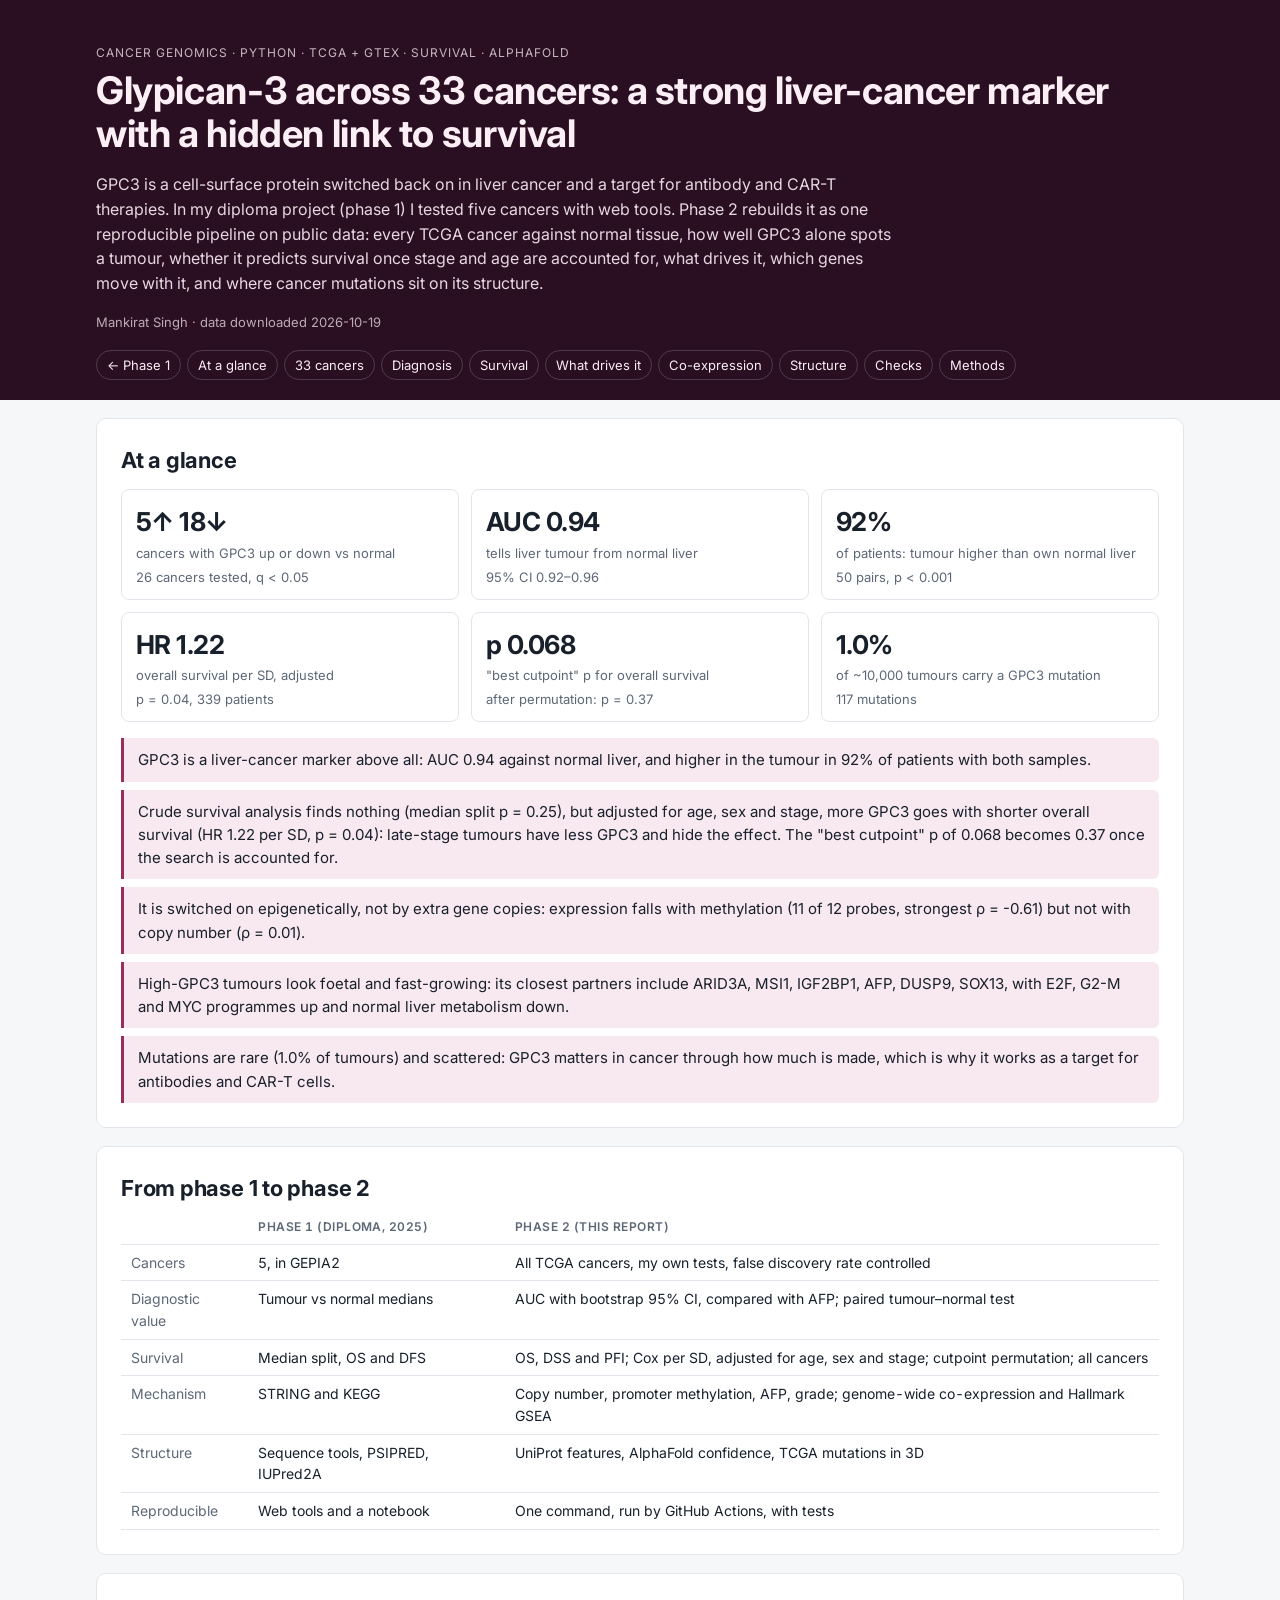
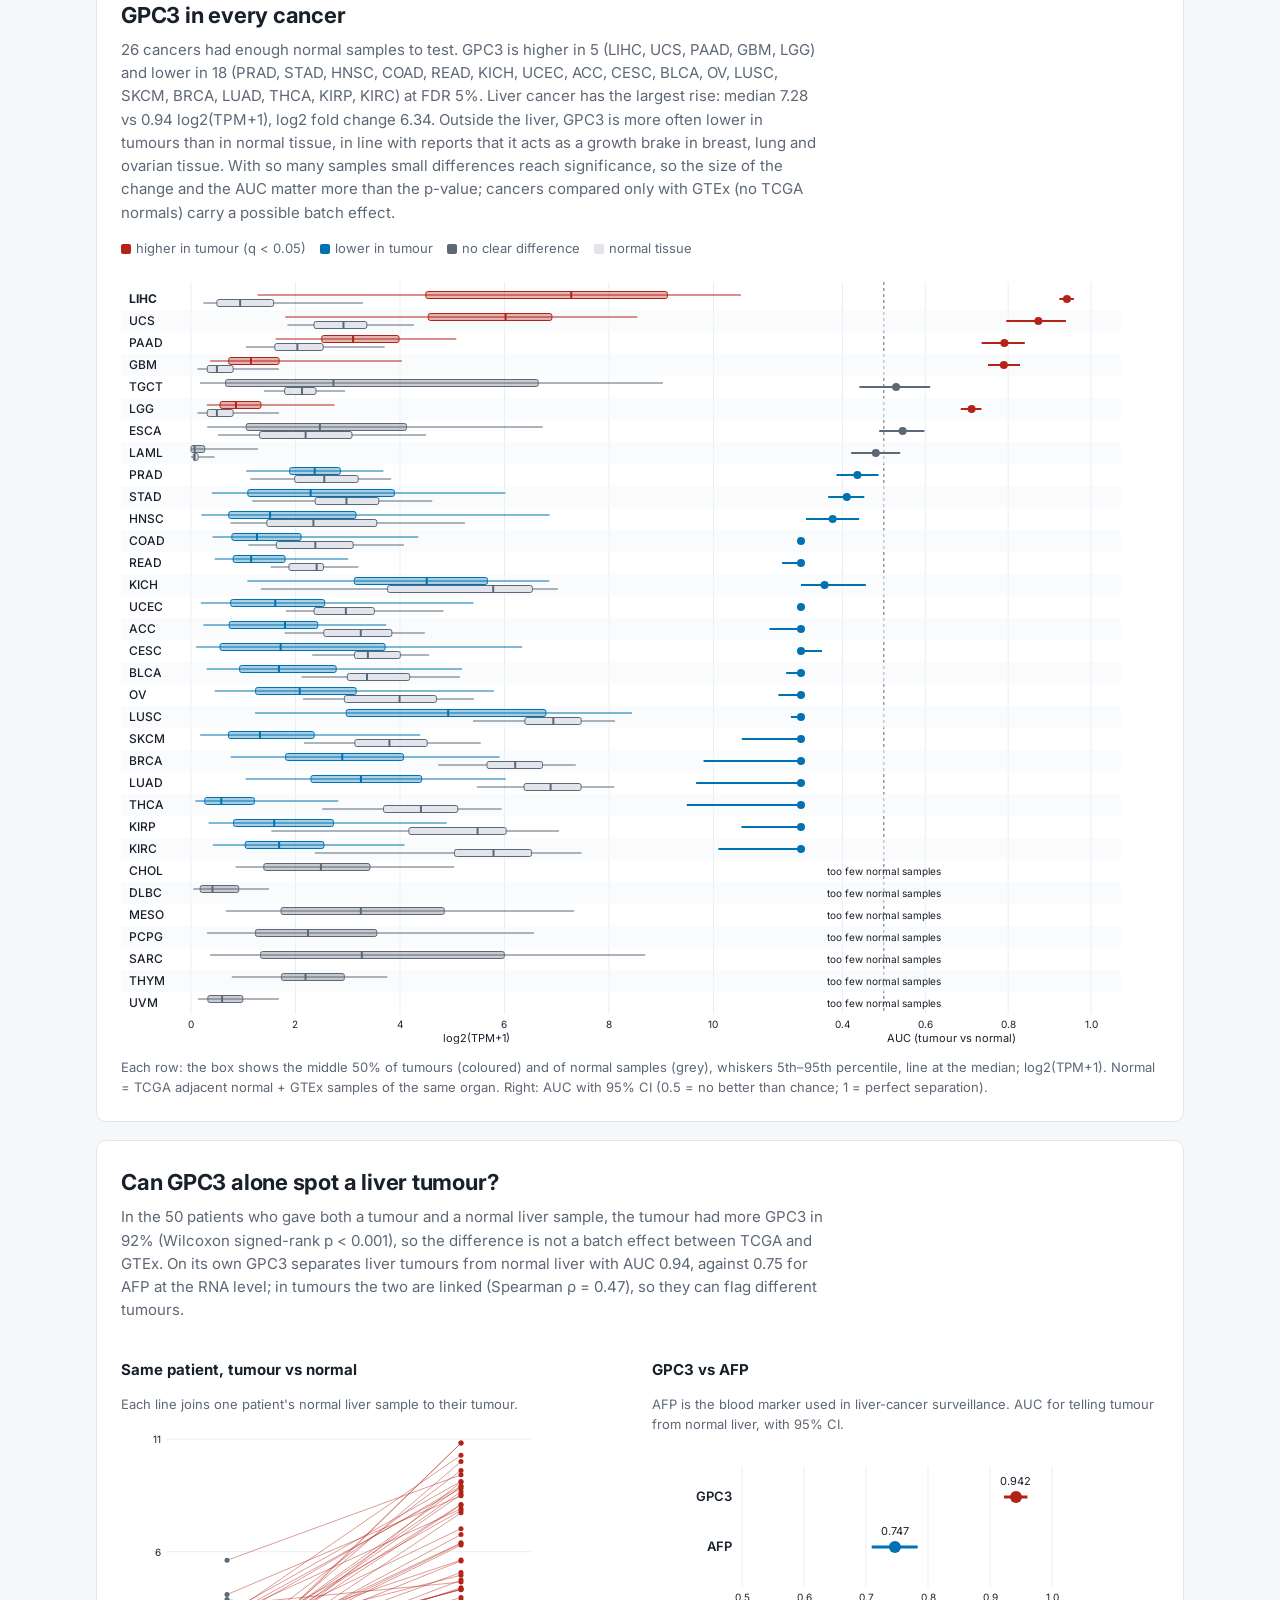
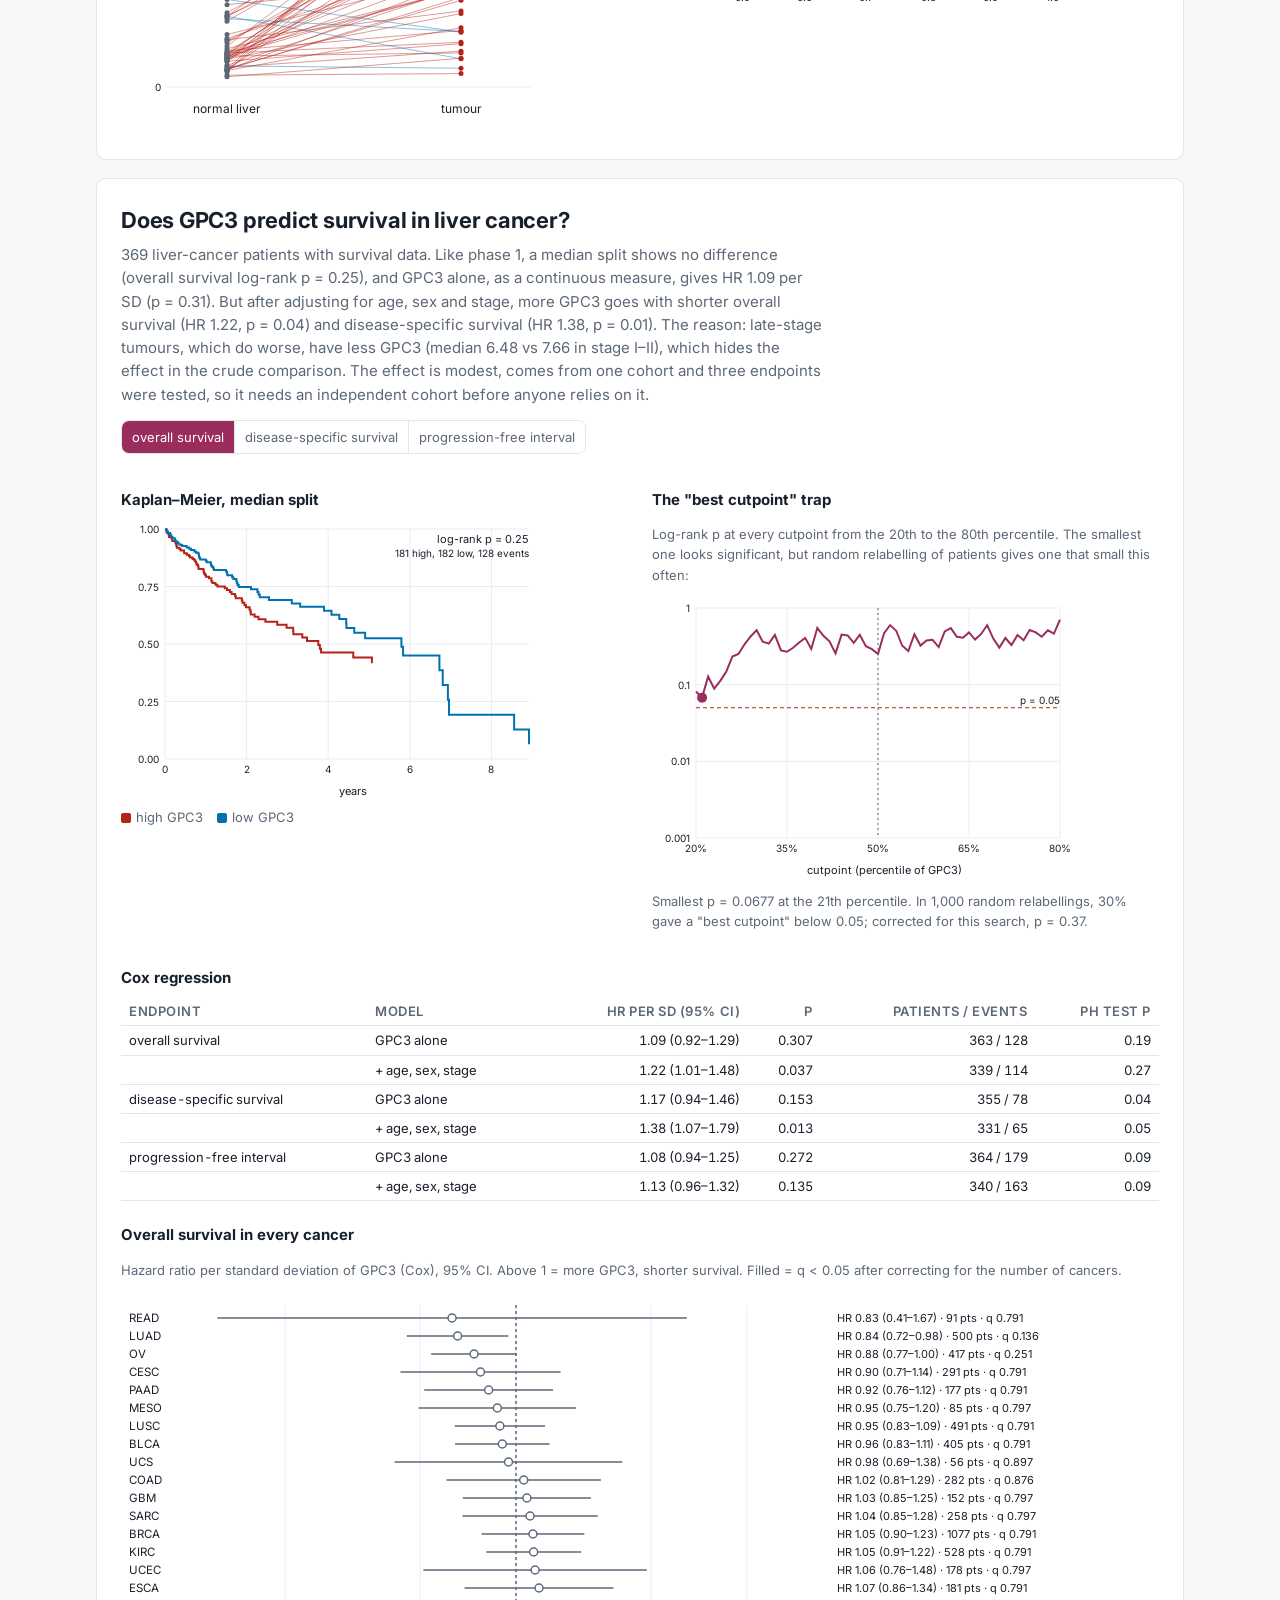
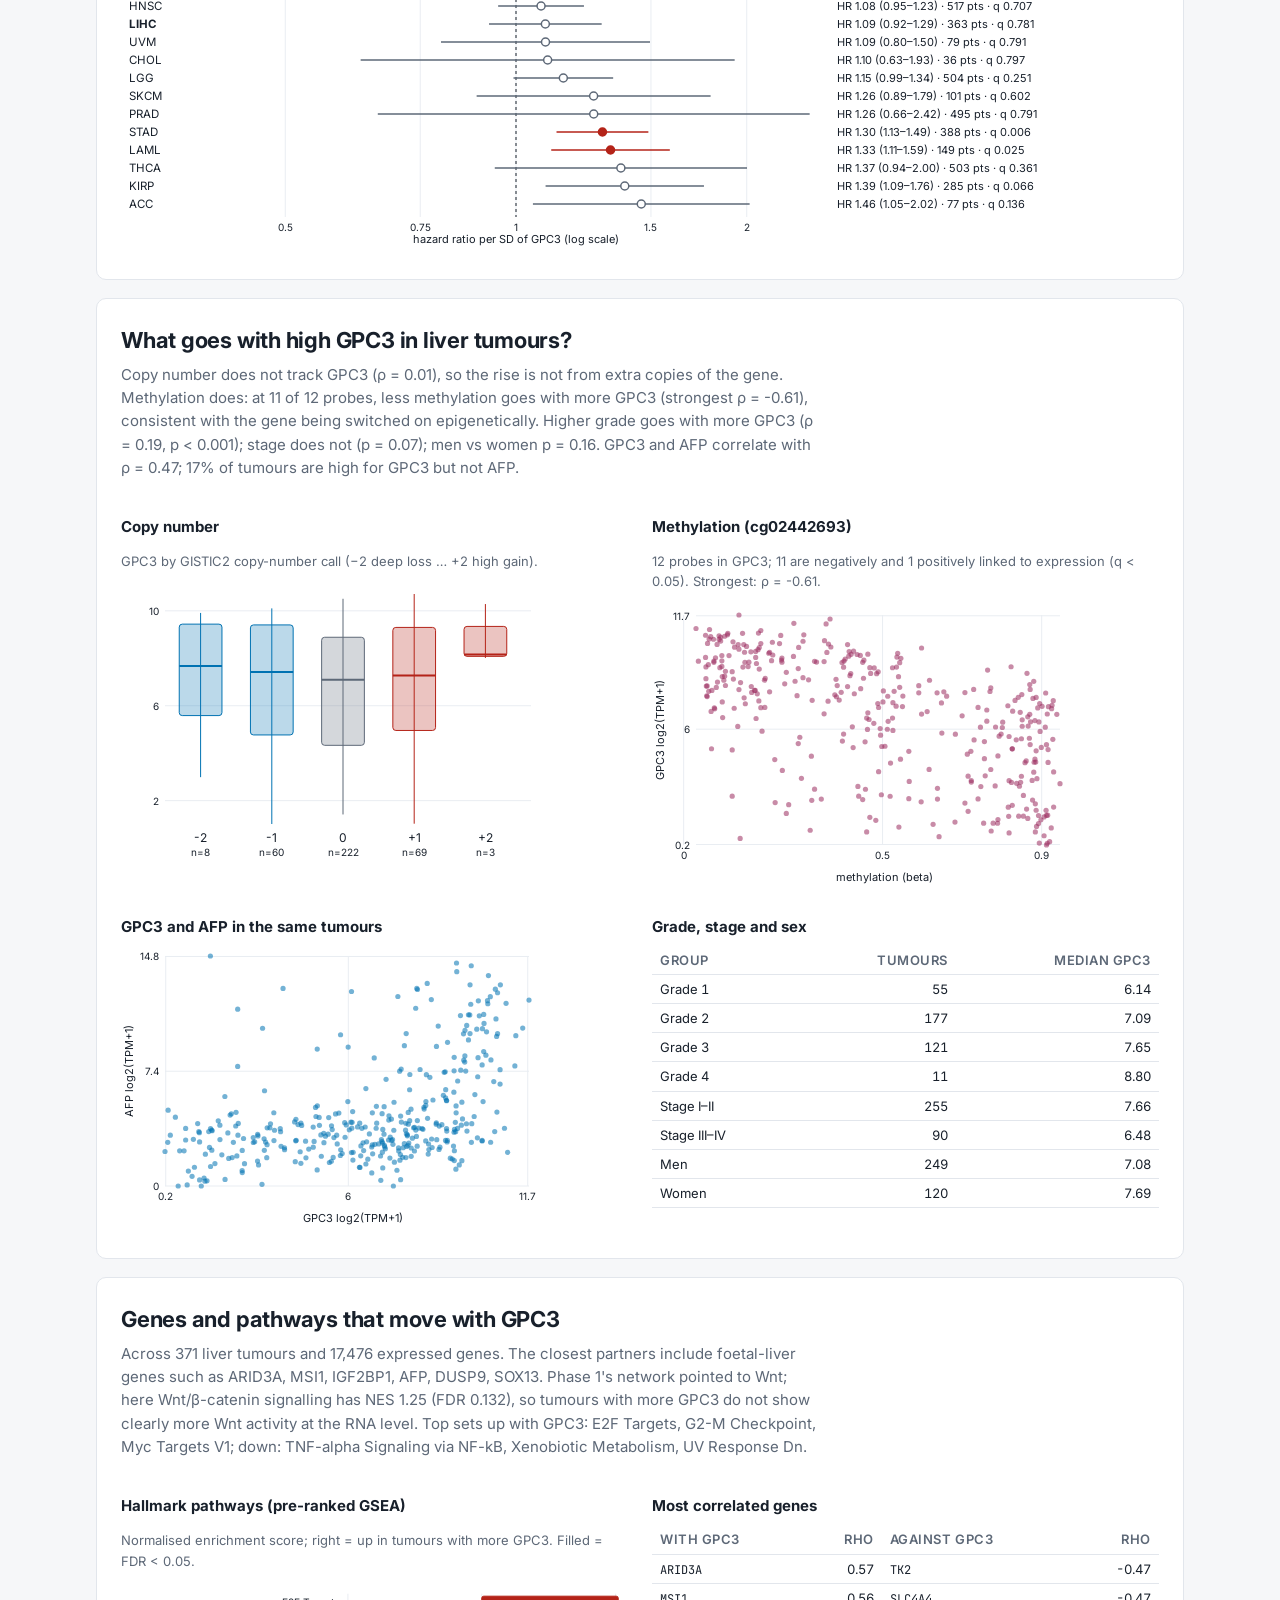
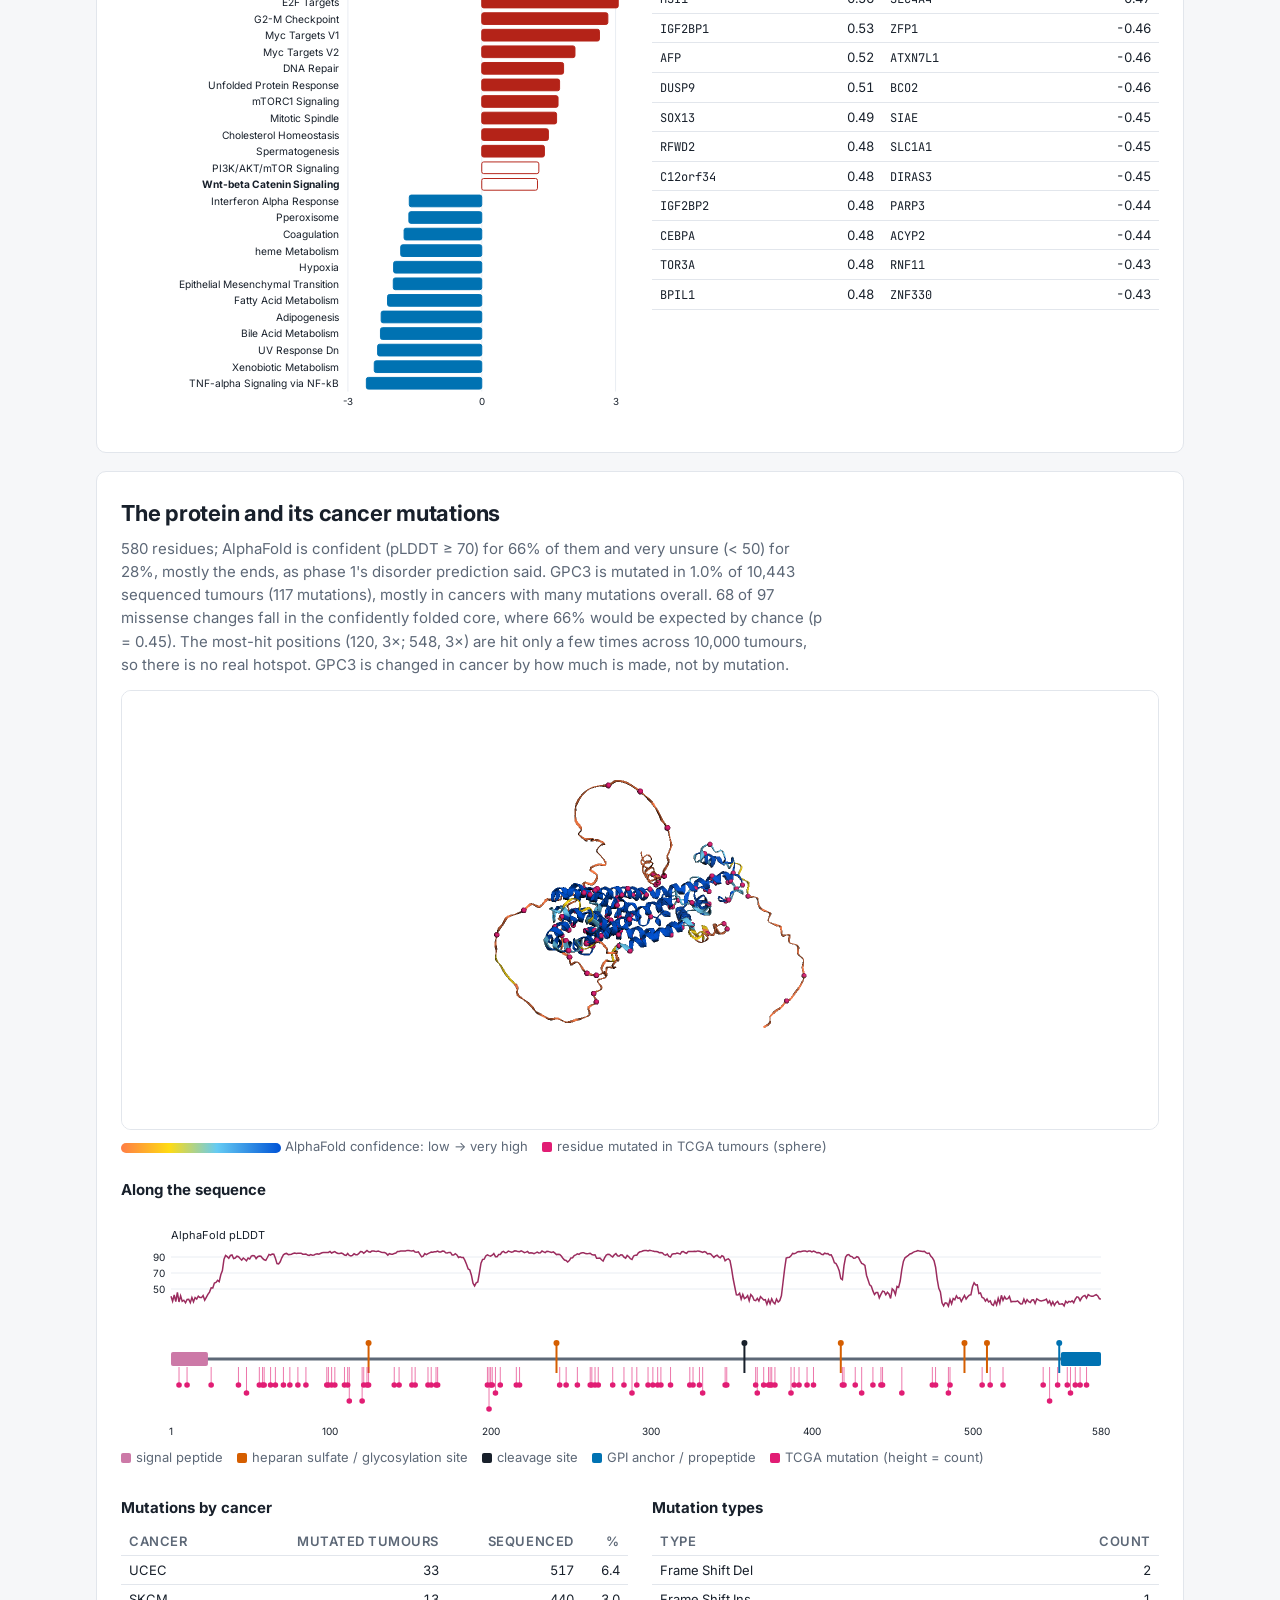
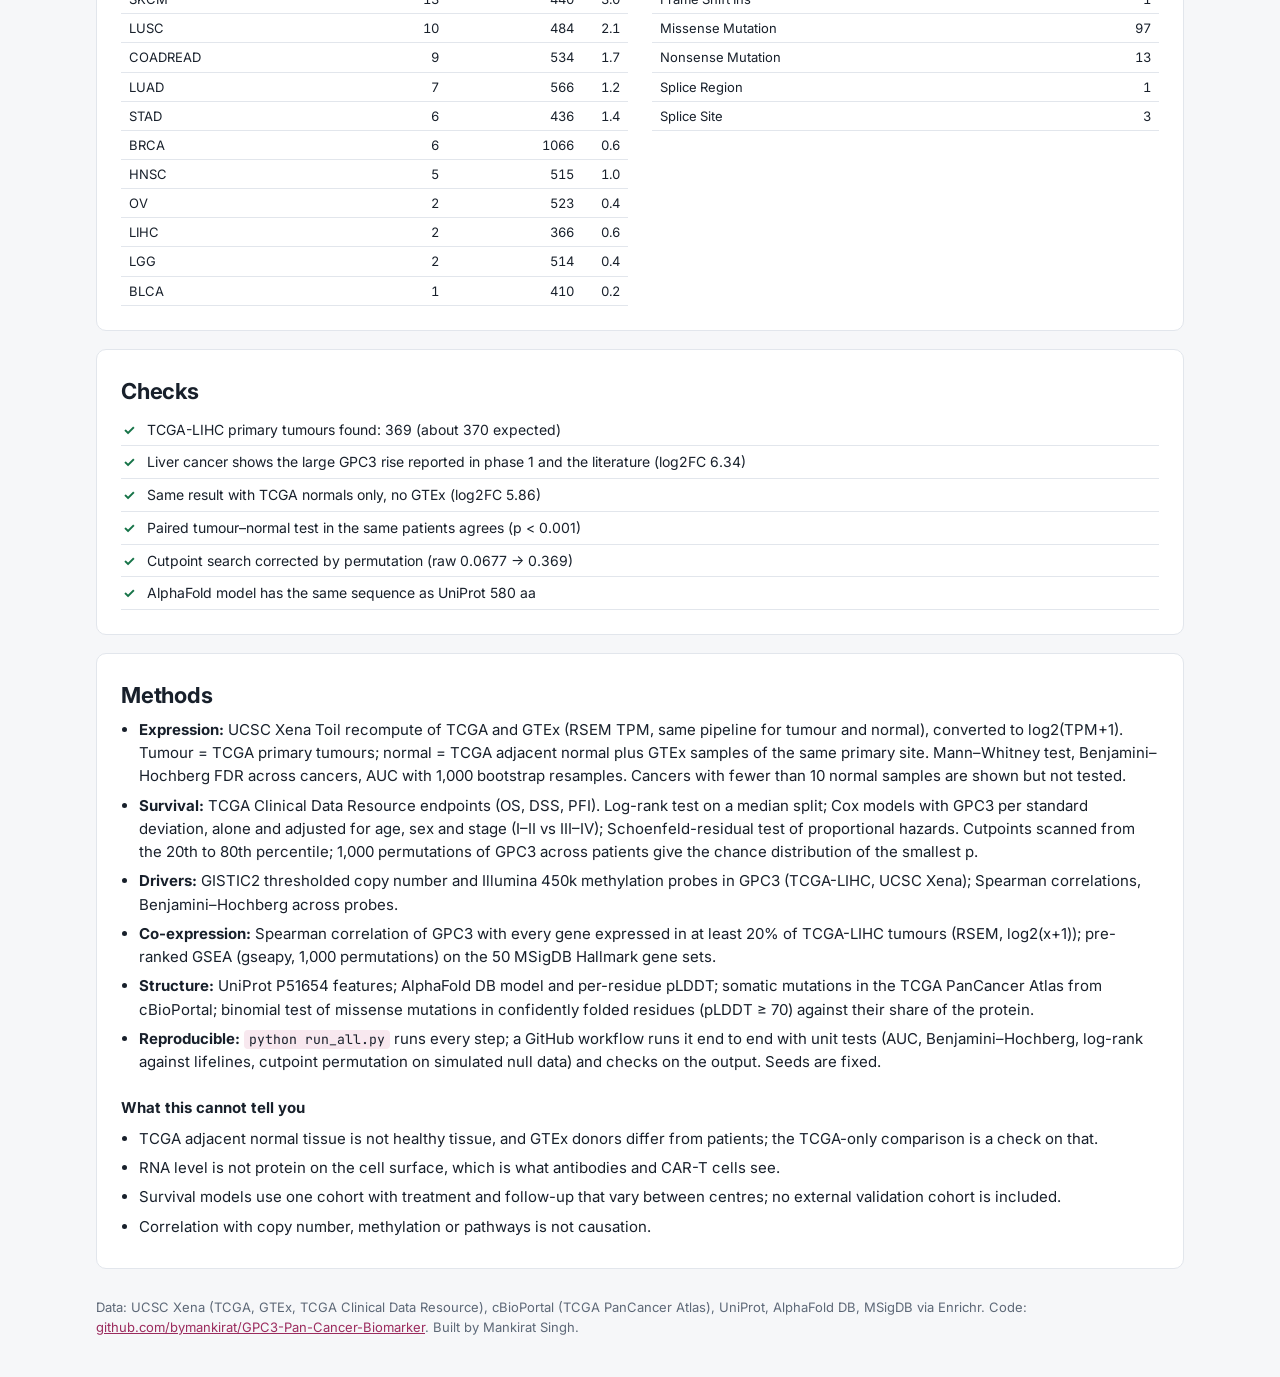
<file: docs/index.html>
<!doctype html>
<html lang="en">
<head>
<meta charset="utf-8">
<meta name="viewport" content="width=device-width, initial-scale=1">
<title>GPC3 Across Cancers</title>
<meta name="description" content="Phase 2 of my Glypican-3 project: GPC3 in all 33 TCGA cancers against TCGA and GTEx normal tissue, diagnostic accuracy, adjusted survival models, copy number, methylation, co-expression and the AlphaFold structure with cancer mutations.">
<link rel="preconnect" href="https://fonts.googleapis.com">
<link rel="preconnect" href="https://fonts.gstatic.com" crossorigin>
<link href="https://fonts.googleapis.com/css2?family=Inter:wght@400;500;600;700;800&family=JetBrains+Mono:wght@400;500&display=swap" rel="stylesheet">
<link rel="stylesheet" href="report.css?v=1">
<style>
  #viewer { width: 100%; height: 440px; position: relative; border: 1px solid var(--line); border-radius: 10px; overflow: hidden; background: var(--surface); }
  .cmp td:first-child { color: var(--muted); }
  .scale { display: inline-block; width: 160px; height: 10px; border-radius: 5px; vertical-align: middle;
    background: linear-gradient(90deg, #FF7D45 0%, #FFDB13 30%, #65CBF3 60%, #0053D6 100%); }
  @media (max-width: 820px) { #viewer { height: 340px; } }
</style>
</head>
<body>
<header class="hero">
  <div class="wrap">
    <p class="eyebrow">Cancer genomics · Python · TCGA + GTEx · survival · AlphaFold</p>
    <h1>Glypican-3 across 33 cancers: a strong liver-cancer marker with a hidden link to survival</h1>
    <p class="lede">GPC3 is a cell-surface protein switched back on in liver cancer and a target for antibody and CAR-T therapies.
      In my diploma project (phase 1) I tested five cancers with web tools. Phase 2 rebuilds it as one reproducible pipeline on public data:
      every TCGA cancer against normal tissue, how well GPC3 alone spots a tumour, whether it predicts survival once stage and age are accounted for,
      what drives it, which genes move with it, and where cancer mutations sit on its structure.</p>
    <p class="byline">Mankirat Singh · <span id="generated"></span></p>
    <nav class="toc" aria-label="Sections">
      <a href="phase1.html">← Phase 1</a><a href="#glance">At a glance</a><a href="#pancancer">33 cancers</a><a href="#diagnostic">Diagnosis</a>
      <a href="#survival">Survival</a><a href="#drivers">What drives it</a><a href="#coexp">Co-expression</a><a href="#structure">Structure</a>
      <a href="#checks">Checks</a><a href="#methods">Methods</a>
    </nav>
  </div>
</header>
<div id="banner" class="banner" hidden></div>

<main class="wrap">
  <section id="glance">
    <h2>At a glance</h2>
    <div id="kpis" class="kpis"></div>
    <div id="takeaways" class="takeaways"></div>
  </section>

  <section id="phases">
    <h2>From phase 1 to phase 2</h2>
    <div class="tablewrap"><table class="tbl cmp">
      <thead><tr><th></th><th>Phase 1 (diploma, 2025)</th><th>Phase 2 (this report)</th></tr></thead>
      <tbody>
        <tr><td>Cancers</td><td>5, in GEPIA2</td><td>All TCGA cancers, my own tests, false discovery rate controlled</td></tr>
        <tr><td>Diagnostic value</td><td>Tumour vs normal medians</td><td>AUC with bootstrap 95% CI, compared with AFP; paired tumour–normal test</td></tr>
        <tr><td>Survival</td><td>Median split, OS and DFS</td><td>OS, DSS and PFI; Cox per SD, adjusted for age, sex and stage; cutpoint permutation; all cancers</td></tr>
        <tr><td>Mechanism</td><td>STRING and KEGG</td><td>Copy number, promoter methylation, AFP, grade; genome-wide co-expression and Hallmark GSEA</td></tr>
        <tr><td>Structure</td><td>Sequence tools, PSIPRED, IUPred2A</td><td>UniProt features, AlphaFold confidence, TCGA mutations in 3D</td></tr>
        <tr><td>Reproducible</td><td>Web tools and a notebook</td><td>One command, run by GitHub Actions, with tests</td></tr>
      </tbody></table></div>
  </section>

  <section id="pancancer">
    <h2>GPC3 in every cancer</h2>
    <p class="note" id="pan-note"></p>
    <div class="legend"><span><i class="sw" style="background:var(--bad)"></i>higher in tumour (q &lt; 0.05)</span><span><i class="sw" style="background:var(--c2)"></i>lower in tumour</span><span><i class="sw" style="background:var(--muted)"></i>no clear difference</span><span><i class="sw" style="background:var(--line)"></i>normal tissue</span></div>
    <figure class="chart wide" id="c-pan"></figure>
    <p class="small">Each row: the box shows the middle 50% of tumours (coloured) and of normal samples (grey), whiskers 5th–95th percentile, line at the median; log2(TPM+1).
      Normal = TCGA adjacent normal + GTEx samples of the same organ. Right: AUC with 95% CI (0.5 = no better than chance; 1 = perfect separation).</p>
  </section>

  <section id="diagnostic">
    <h2>Can GPC3 alone spot a liver tumour?</h2>
    <p class="note" id="diag-note"></p>
    <div class="two">
      <div><h3>Same patient, tumour vs normal</h3><p class="small">Each line joins one patient's normal liver sample to their tumour.</p><figure class="chart" id="c-paired"></figure></div>
      <div><h3>GPC3 vs AFP</h3><p class="small">AFP is the blood marker used in liver-cancer surveillance. AUC for telling tumour from normal liver, with 95% CI.</p><figure class="chart" id="c-afp-auc"></figure></div>
    </div>
  </section>

  <section id="survival">
    <h2>Does GPC3 predict survival in liver cancer?</h2>
    <p class="note" id="surv-note"></p>
    <div class="tools"><div class="seg" id="ep-seg"></div></div>
    <div class="two">
      <div><h3>Kaplan–Meier, median split</h3><figure class="chart" id="c-km"></figure><div class="legend"><span><i class="sw" style="background:var(--bad)"></i>high GPC3</span><span><i class="sw" style="background:var(--c2)"></i>low GPC3</span></div></div>
      <div><h3>The "best cutpoint" trap</h3><p class="small">Log-rank p at every cutpoint from the 20th to the 80th percentile. The smallest one looks significant, but random relabelling of patients gives one that small this often:</p>
        <figure class="chart" id="c-cut"></figure><p class="small" id="cut-note"></p></div>
    </div>
    <h3>Cox regression</h3>
    <div class="tablewrap"><table class="tbl compact" id="t-cox"></table></div>
    <h3>Overall survival in every cancer</h3>
    <p class="small">Hazard ratio per standard deviation of GPC3 (Cox), 95% CI. Above 1 = more GPC3, shorter survival. Filled = q &lt; 0.05 after correcting for the number of cancers.</p>
    <figure class="chart wide" id="c-forest"></figure>
  </section>

  <section id="drivers">
    <h2>What goes with high GPC3 in liver tumours?</h2>
    <p class="note" id="drv-note"></p>
    <div class="two">
      <div><h3>Copy number</h3><p class="small">GPC3 by GISTIC2 copy-number call (−2 deep loss … +2 high gain).</p><figure class="chart" id="c-cnv"></figure></div>
      <div><h3 id="meth-h">Methylation</h3><p class="small" id="meth-note"></p><figure class="chart" id="c-meth"></figure></div>
    </div>
    <div class="two">
      <div><h3>GPC3 and AFP in the same tumours</h3><figure class="chart" id="c-afp"></figure></div>
      <div><h3>Grade, stage and sex</h3><div class="tablewrap"><table class="tbl compact" id="t-clin"></table></div></div>
    </div>
  </section>

  <section id="coexp">
    <h2>Genes and pathways that move with GPC3</h2>
    <p class="note" id="co-note"></p>
    <div class="two">
      <div><h3>Hallmark pathways (pre-ranked GSEA)</h3><p class="small">Normalised enrichment score; right = up in tumours with more GPC3. Filled = FDR &lt; 0.05.</p><figure class="chart" id="c-gsea"></figure></div>
      <div><h3>Most correlated genes</h3><div class="tablewrap"><table class="tbl compact" id="t-co"></table></div></div>
    </div>
  </section>

  <section id="structure">
    <h2>The protein and its cancer mutations</h2>
    <p class="note" id="str-note"></p>
    <div id="viewer"></div>
    <div class="legend"><span><i class="scale"></i> AlphaFold confidence: low → very high</span><span><i class="sw" style="background:#e11d74"></i>residue mutated in TCGA tumours (sphere)</span></div>
    <h3>Along the sequence</h3>
    <figure class="chart wide" id="c-track"></figure>
    <div class="two">
      <div><h3>Mutations by cancer</h3><div class="tablewrap"><table class="tbl compact" id="t-mut"></table></div></div>
      <div><h3>Mutation types</h3><div class="tablewrap"><table class="tbl compact" id="t-mtype"></table></div></div>
    </div>
  </section>

  <section id="checks">
    <h2>Checks</h2>
    <ul class="checks" id="checklist"></ul>
  </section>

  <section id="methods">
    <h2>Methods</h2>
    <ul class="plain">
      <li><b>Expression:</b> UCSC Xena Toil recompute of TCGA and GTEx (RSEM TPM, same pipeline for tumour and normal), converted to log2(TPM+1). Tumour = TCGA primary tumours; normal = TCGA adjacent normal plus GTEx samples of the same primary site. Mann–Whitney test, Benjamini–Hochberg FDR across cancers, AUC with 1,000 bootstrap resamples. Cancers with fewer than 10 normal samples are shown but not tested.</li>
      <li><b>Survival:</b> TCGA Clinical Data Resource endpoints (OS, DSS, PFI). Log-rank test on a median split; Cox models with GPC3 per standard deviation, alone and adjusted for age, sex and stage (I–II vs III–IV); Schoenfeld-residual test of proportional hazards. Cutpoints scanned from the 20th to 80th percentile; 1,000 permutations of GPC3 across patients give the chance distribution of the smallest p.</li>
      <li><b>Drivers:</b> GISTIC2 thresholded copy number and Illumina 450k methylation probes in GPC3 (TCGA-LIHC, UCSC Xena); Spearman correlations, Benjamini–Hochberg across probes.</li>
      <li><b>Co-expression:</b> Spearman correlation of GPC3 with every gene expressed in at least 20% of TCGA-LIHC tumours (RSEM, log2(x+1)); pre-ranked GSEA (gseapy, 1,000 permutations) on the 50 MSigDB Hallmark gene sets.</li>
      <li><b>Structure:</b> UniProt P51654 features; AlphaFold DB model and per-residue pLDDT; somatic mutations in the TCGA PanCancer Atlas from cBioPortal; binomial test of missense mutations in confidently folded residues (pLDDT ≥ 70) against their share of the protein.</li>
      <li><b>Reproducible:</b> <code>python run_all.py</code> runs every step; a GitHub workflow runs it end to end with unit tests (AUC, Benjamini–Hochberg, log-rank against lifelines, cutpoint permutation on simulated null data) and checks on the output. Seeds are fixed.</li>
    </ul>
    <h3>What this cannot tell you</h3>
    <ul class="plain">
      <li>TCGA adjacent normal tissue is not healthy tissue, and GTEx donors differ from patients; the TCGA-only comparison is a check on that.</li>
      <li>RNA level is not protein on the cell surface, which is what antibodies and CAR-T cells see.</li>
      <li>Survival models use one cohort with treatment and follow-up that vary between centres; no external validation cohort is included.</li>
      <li>Correlation with copy number, methylation or pathways is not causation.</li>
    </ul>
  </section>
</main>
<p class="foot wrap">Data: UCSC Xena (TCGA, GTEx, TCGA Clinical Data Resource), cBioPortal (TCGA PanCancer Atlas), UniProt, AlphaFold DB, MSigDB via Enrichr.
  Code: <a href="https://github.com/bymankirat/GPC3-Pan-Cancer-Biomarker">github.com/bymankirat/GPC3-Pan-Cancer-Biomarker</a>. Built by Mankirat Singh.</p>
<script src="3Dmol-min.js"></script>
<script src="results.js?v=2"></script>
<script src="report.js?v=2"></script>
</body>
</html>
</file>
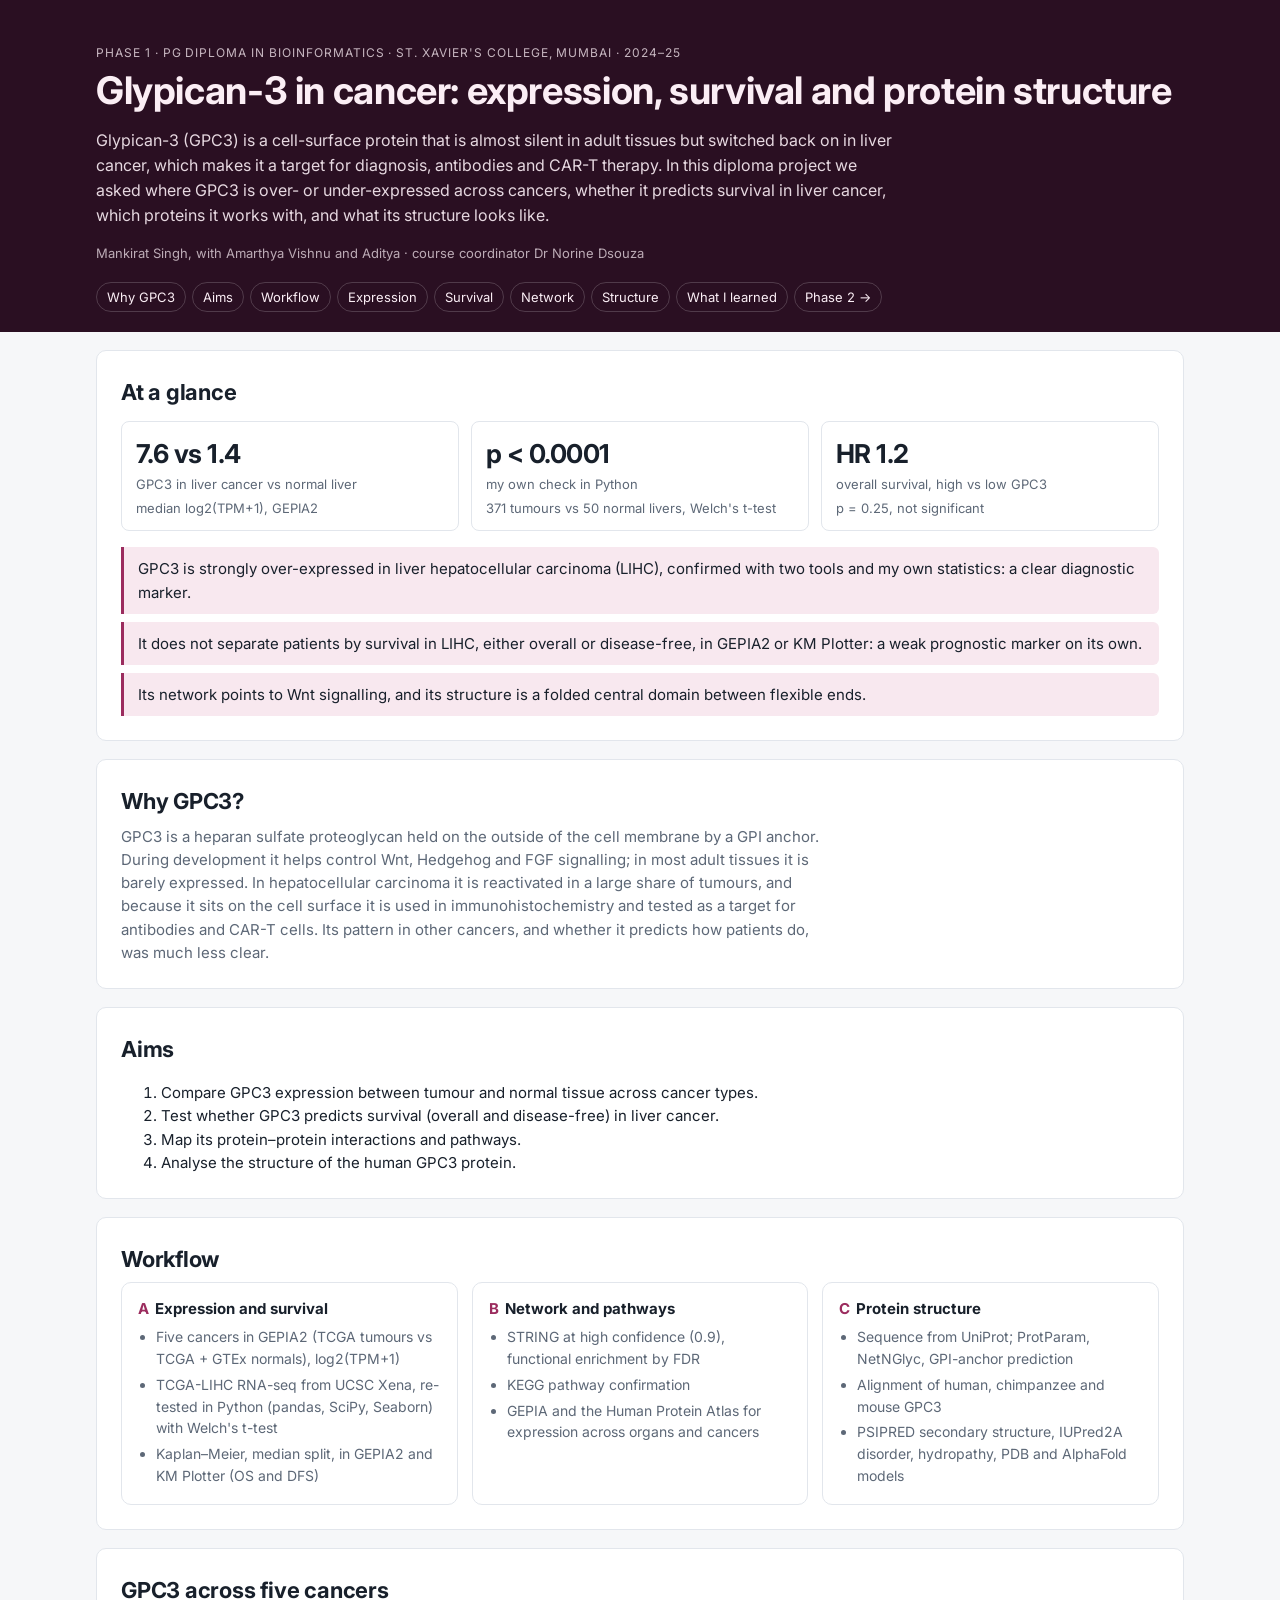
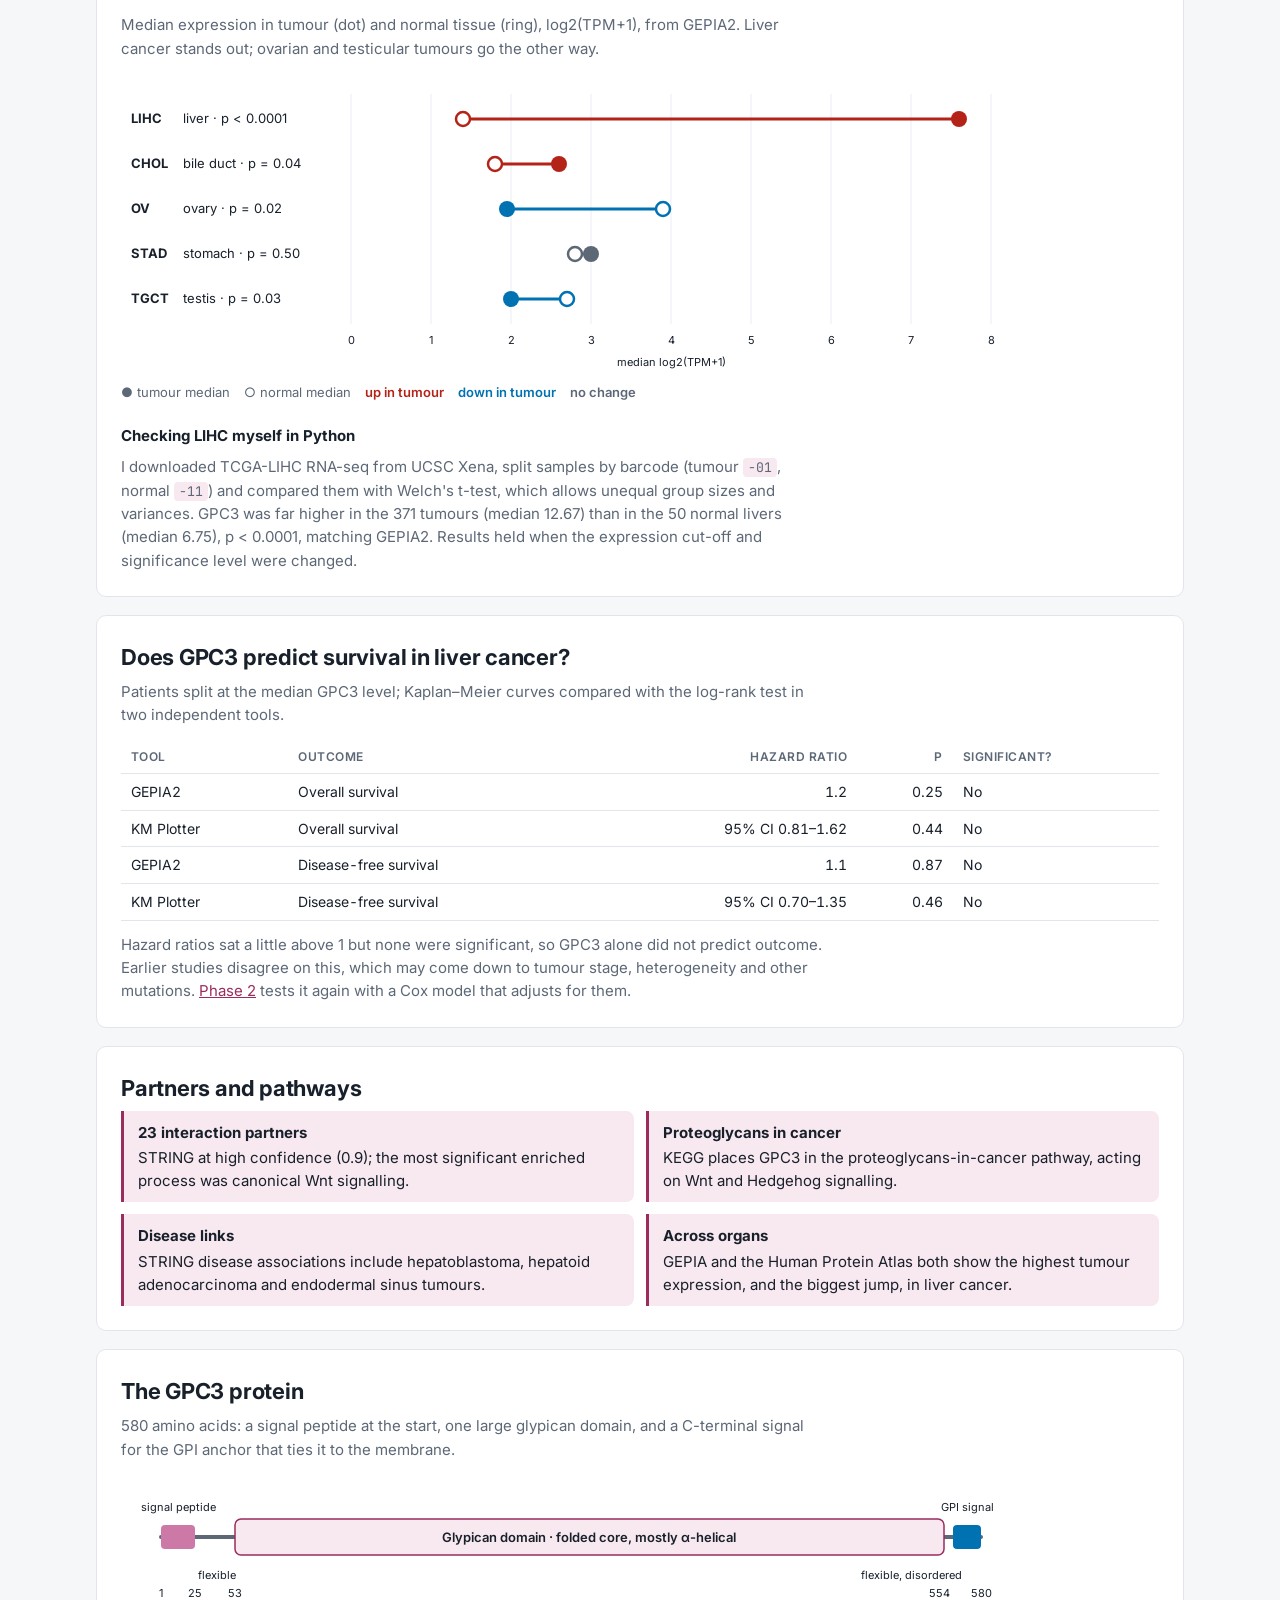
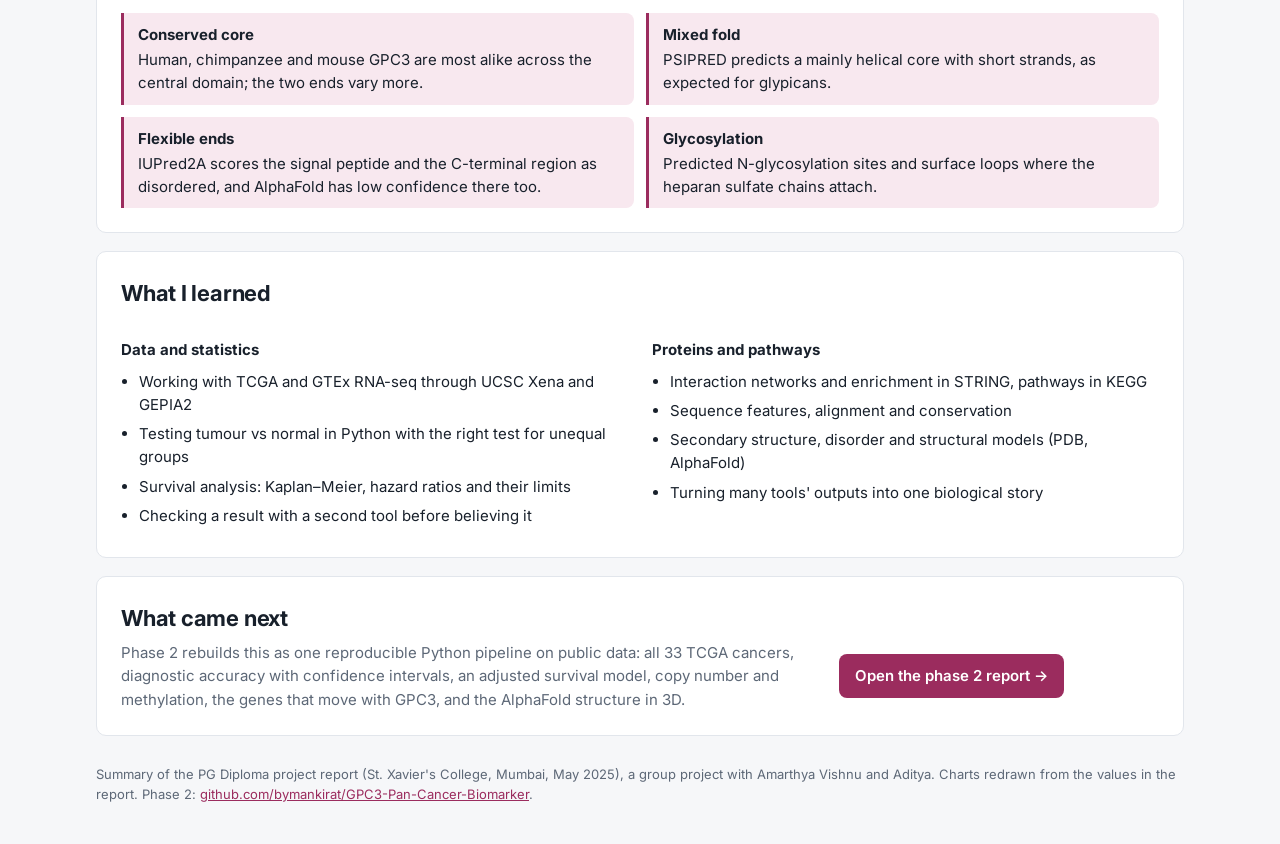
<file: docs/phase1.html>
<!doctype html>
<html lang="en">
<head>
<meta charset="utf-8">
<meta name="viewport" content="width=device-width, initial-scale=1">
<title>GPC3 Phase 1</title>
<meta name="description" content="Phase 1 of my Glypican-3 project (PG Diploma in Bioinformatics, St. Xavier's College Mumbai, 2025): GPC3 expression across five cancers, survival in liver cancer, interaction partners and protein structure.">
<link rel="preconnect" href="https://fonts.googleapis.com">
<link rel="preconnect" href="https://fonts.gstatic.com" crossorigin>
<link href="https://fonts.googleapis.com/css2?family=Inter:wght@400;500;600;700;800&family=JetBrains+Mono:wght@400;500&display=swap" rel="stylesheet">
<link rel="stylesheet" href="report.css?v=1">
<style>
  .flow { display: grid; grid-template-columns: repeat(3, minmax(0, 1fr)); gap: 14px; }
  .step { border: 1px solid var(--line); border-radius: 10px; padding: 14px 16px; background: var(--surface); }
  .step h4 { margin: 0 0 6px; font-size: 15px; } .step h4 span { color: var(--accent); margin-right: 6px; }
  .step ul { margin: 0; padding-left: 18px; font-size: 14px; color: var(--muted); } .step li { margin-bottom: 4px; }
  .found { display: grid; grid-template-columns: repeat(2, minmax(0, 1fr)); gap: 12px; }
  .found div { border-left: 3px solid var(--accent); background: var(--accent-soft); border-radius: 0 8px 8px 0; padding: 10px 14px; }
  .found b { display: block; margin-bottom: 2px; }
  .bridge { display: flex; gap: 16px; align-items: center; flex-wrap: wrap; }
  .bridge a.btn { display: inline-block; text-decoration: none; background: var(--accent); color: var(--surface); padding: 10px 16px; border-radius: 8px; font-weight: 600; }
  figure.chart svg text { font-family: Inter, system-ui, sans-serif; }
  .up { color: var(--bad); font-weight: 600; } .down { color: var(--c2); font-weight: 600; } .flat { color: var(--muted); font-weight: 600; }
  @media (max-width: 820px) { .flow, .found { grid-template-columns: 1fr; } }
</style>
</head>
<body>
<header class="hero">
  <div class="wrap">
    <p class="eyebrow">Phase 1 · PG Diploma in Bioinformatics · St. Xavier's College, Mumbai · 2024–25</p>
    <h1>Glypican-3 in cancer: expression, survival and protein structure</h1>
    <p class="lede">Glypican-3 (GPC3) is a cell-surface protein that is almost silent in adult tissues but switched back on in liver cancer, which makes it
      a target for diagnosis, antibodies and CAR-T therapy. In this diploma project we asked where GPC3 is over- or under-expressed across cancers,
      whether it predicts survival in liver cancer, which proteins it works with, and what its structure looks like.</p>
    <p class="byline">Mankirat Singh, with Amarthya Vishnu and Aditya · course coordinator Dr Norine Dsouza</p>
    <nav class="toc" aria-label="Sections">
      <a href="#why">Why GPC3</a><a href="#aims">Aims</a><a href="#workflow">Workflow</a><a href="#expression">Expression</a>
      <a href="#survival">Survival</a><a href="#network">Network</a><a href="#structure">Structure</a><a href="#learned">What I learned</a><a href="index.html">Phase 2 →</a>
    </nav>
  </div>
</header>

<main class="wrap">
  <section id="glance">
    <h2>At a glance</h2>
    <div class="kpis">
      <div class="kpi"><div class="v">7.6 vs 1.4</div><div class="l">GPC3 in liver cancer vs normal liver</div><div class="arms small">median log2(TPM+1), GEPIA2</div></div>
      <div class="kpi"><div class="v">p &lt; 0.0001</div><div class="l">my own check in Python</div><div class="arms small">371 tumours vs 50 normal livers, Welch's t-test</div></div>
      <div class="kpi"><div class="v">HR 1.2</div><div class="l">overall survival, high vs low GPC3</div><div class="arms small">p = 0.25, not significant</div></div>
    </div>
    <div class="takeaways">
      <p>GPC3 is strongly over-expressed in liver hepatocellular carcinoma (LIHC), confirmed with two tools and my own statistics: a clear diagnostic marker.</p>
      <p>It does not separate patients by survival in LIHC, either overall or disease-free, in GEPIA2 or KM Plotter: a weak prognostic marker on its own.</p>
      <p>Its network points to Wnt signalling, and its structure is a folded central domain between flexible ends.</p>
    </div>
  </section>

  <section id="why">
    <h2>Why GPC3?</h2>
    <p class="note">GPC3 is a heparan sulfate proteoglycan held on the outside of the cell membrane by a GPI anchor. During development it helps control
      Wnt, Hedgehog and FGF signalling; in most adult tissues it is barely expressed. In hepatocellular carcinoma it is reactivated in a large share of
      tumours, and because it sits on the cell surface it is used in immunohistochemistry and tested as a target for antibodies and CAR-T cells.
      Its pattern in other cancers, and whether it predicts how patients do, was much less clear.</p>
  </section>

  <section id="aims">
    <h2>Aims</h2>
    <ol class="plain">
      <li>Compare GPC3 expression between tumour and normal tissue across cancer types.</li>
      <li>Test whether GPC3 predicts survival (overall and disease-free) in liver cancer.</li>
      <li>Map its protein–protein interactions and pathways.</li>
      <li>Analyse the structure of the human GPC3 protein.</li>
    </ol>
  </section>

  <section id="workflow">
    <h2>Workflow</h2>
    <div class="flow">
      <div class="step"><h4><span>A</span>Expression and survival</h4><ul>
        <li>Five cancers in GEPIA2 (TCGA tumours vs TCGA + GTEx normals), log2(TPM+1)</li>
        <li>TCGA-LIHC RNA-seq from UCSC Xena, re-tested in Python (pandas, SciPy, Seaborn) with Welch's t-test</li>
        <li>Kaplan–Meier, median split, in GEPIA2 and KM Plotter (OS and DFS)</li></ul></div>
      <div class="step"><h4><span>B</span>Network and pathways</h4><ul>
        <li>STRING at high confidence (0.9), functional enrichment by FDR</li>
        <li>KEGG pathway confirmation</li>
        <li>GEPIA and the Human Protein Atlas for expression across organs and cancers</li></ul></div>
      <div class="step"><h4><span>C</span>Protein structure</h4><ul>
        <li>Sequence from UniProt; ProtParam, NetNGlyc, GPI-anchor prediction</li>
        <li>Alignment of human, chimpanzee and mouse GPC3</li>
        <li>PSIPRED secondary structure, IUPred2A disorder, hydropathy, PDB and AlphaFold models</li></ul></div>
    </div>
  </section>

  <section id="expression">
    <h2>GPC3 across five cancers</h2>
    <p class="note">Median expression in tumour (dot) and normal tissue (ring), log2(TPM+1), from GEPIA2. Liver cancer stands out; ovarian and testicular tumours go the other way.</p>
    <figure class="chart wide">
      <svg viewBox="0 0 900 300" width="900" height="300" role="img" aria-label="Dumbbell chart of GPC3 median expression in tumour versus normal for LIHC, CHOL, OV, STAD and TGCT">
        <g font-size="11" fill="var(--muted)" text-anchor="middle">
          <line x1="230" x2="230" y1="20" y2="250" stroke="var(--grid)"/><text x="230" y="270">0</text>
          <line x1="310" x2="310" y1="20" y2="250" stroke="var(--grid)"/><text x="310" y="270">1</text>
          <line x1="390" x2="390" y1="20" y2="250" stroke="var(--grid)"/><text x="390" y="270">2</text>
          <line x1="470" x2="470" y1="20" y2="250" stroke="var(--grid)"/><text x="470" y="270">3</text>
          <line x1="550" x2="550" y1="20" y2="250" stroke="var(--grid)"/><text x="550" y="270">4</text>
          <line x1="630" x2="630" y1="20" y2="250" stroke="var(--grid)"/><text x="630" y="270">5</text>
          <line x1="710" x2="710" y1="20" y2="250" stroke="var(--grid)"/><text x="710" y="270">6</text>
          <line x1="790" x2="790" y1="20" y2="250" stroke="var(--grid)"/><text x="790" y="270">7</text>
          <line x1="870" x2="870" y1="20" y2="250" stroke="var(--grid)"/><text x="870" y="270">8</text>
          <text x="550" y="292">median log2(TPM+1)</text>
        </g>
        <g font-size="13">
          <text x="10" y="49" font-weight="700">LIHC</text><text x="62" y="49" fill="var(--muted)">liver · p &lt; 0.0001</text>
          <line x1="342" x2="838" y1="45" y2="45" stroke="var(--bad)" stroke-width="3"/><circle cx="342" cy="45" r="7" fill="var(--surface)" stroke="var(--bad)" stroke-width="2.5"/><circle cx="838" cy="45" r="8" fill="var(--bad)"/>
          <text x="10" y="94" font-weight="700">CHOL</text><text x="62" y="94" fill="var(--muted)">bile duct · p = 0.04</text>
          <line x1="374" x2="438" y1="90" y2="90" stroke="var(--bad)" stroke-width="3"/><circle cx="374" cy="90" r="7" fill="var(--surface)" stroke="var(--bad)" stroke-width="2.5"/><circle cx="438" cy="90" r="8" fill="var(--bad)"/>
          <text x="10" y="139" font-weight="700">OV</text><text x="62" y="139" fill="var(--muted)">ovary · p = 0.02</text>
          <line x1="386" x2="542" y1="135" y2="135" stroke="var(--c2)" stroke-width="3"/><circle cx="542" cy="135" r="7" fill="var(--surface)" stroke="var(--c2)" stroke-width="2.5"/><circle cx="386" cy="135" r="8" fill="var(--c2)"/>
          <text x="10" y="184" font-weight="700">STAD</text><text x="62" y="184" fill="var(--muted)">stomach · p = 0.50</text>
          <line x1="454" x2="470" y1="180" y2="180" stroke="var(--muted)" stroke-width="3"/><circle cx="454" cy="180" r="7" fill="var(--surface)" stroke="var(--muted)" stroke-width="2.5"/><circle cx="470" cy="180" r="8" fill="var(--muted)"/>
          <text x="10" y="229" font-weight="700">TGCT</text><text x="62" y="229" fill="var(--muted)">testis · p = 0.03</text>
          <line x1="390" x2="446" y1="225" y2="225" stroke="var(--c2)" stroke-width="3"/><circle cx="446" cy="225" r="7" fill="var(--surface)" stroke="var(--c2)" stroke-width="2.5"/><circle cx="390" cy="225" r="8" fill="var(--c2)"/>
        </g>
      </svg>
    </figure>
    <div class="legend"><span>● tumour median</span><span>○ normal median</span><span class="up">up in tumour</span><span class="down">down in tumour</span><span class="flat">no change</span></div>
    <h3>Checking LIHC myself in Python</h3>
    <p class="note">I downloaded TCGA-LIHC RNA-seq from UCSC Xena, split samples by barcode (tumour <code>-01</code>, normal <code>-11</code>) and compared them with
      Welch's t-test, which allows unequal group sizes and variances. GPC3 was far higher in the 371 tumours (median 12.67) than in the 50 normal livers
      (median 6.75), p &lt; 0.0001, matching GEPIA2. Results held when the expression cut-off and significance level were changed.</p>
  </section>

  <section id="survival">
    <h2>Does GPC3 predict survival in liver cancer?</h2>
    <p class="note">Patients split at the median GPC3 level; Kaplan–Meier curves compared with the log-rank test in two independent tools.</p>
    <div class="tablewrap"><table class="tbl">
      <thead><tr><th>Tool</th><th>Outcome</th><th class="num">Hazard ratio</th><th class="num">p</th><th>Significant?</th></tr></thead>
      <tbody>
        <tr><td>GEPIA2</td><td>Overall survival</td><td class="num">1.2</td><td class="num">0.25</td><td>No</td></tr>
        <tr><td>KM Plotter</td><td>Overall survival</td><td class="num">95% CI 0.81–1.62</td><td class="num">0.44</td><td>No</td></tr>
        <tr><td>GEPIA2</td><td>Disease-free survival</td><td class="num">1.1</td><td class="num">0.87</td><td>No</td></tr>
        <tr><td>KM Plotter</td><td>Disease-free survival</td><td class="num">95% CI 0.70–1.35</td><td class="num">0.46</td><td>No</td></tr>
      </tbody></table></div>
    <p class="note" style="margin-top:12px">Hazard ratios sat a little above 1 but none were significant, so GPC3 alone did not predict outcome. Earlier studies disagree on this,
      which may come down to tumour stage, heterogeneity and other mutations. <a href="index.html#survival">Phase 2</a> tests it again with a Cox model that adjusts for them.</p>
  </section>

  <section id="network">
    <h2>Partners and pathways</h2>
    <div class="found">
      <div><b>23 interaction partners</b>STRING at high confidence (0.9); the most significant enriched process was canonical Wnt signalling.</div>
      <div><b>Proteoglycans in cancer</b>KEGG places GPC3 in the proteoglycans-in-cancer pathway, acting on Wnt and Hedgehog signalling.</div>
      <div><b>Disease links</b>STRING disease associations include hepatoblastoma, hepatoid adenocarcinoma and endodermal sinus tumours.</div>
      <div><b>Across organs</b>GEPIA and the Human Protein Atlas both show the highest tumour expression, and the biggest jump, in liver cancer.</div>
    </div>
  </section>

  <section id="structure">
    <h2>The GPC3 protein</h2>
    <p class="note">580 amino acids: a signal peptide at the start, one large glypican domain, and a C-terminal signal for the GPI anchor that ties it to the membrane.</p>
    <figure class="chart wide">
      <svg viewBox="0 0 900 130" width="900" height="130" role="img" aria-label="GPC3 protein map: signal peptide 1-25, glypican domain about 53-554, GPI-anchor signal at the C-terminus">
        <line x1="40" x2="860" y1="62" y2="62" stroke="var(--muted)" stroke-width="4" stroke-linecap="round"/>
        <rect x="40" y="50" width="34" height="24" rx="4" fill="var(--c3)"/>
        <rect x="114" y="44" width="709" height="36" rx="6" fill="var(--accent-soft)" stroke="var(--accent)" stroke-width="1.5"/>
        <text x="468" y="67" text-anchor="middle" font-size="13" font-weight="600" fill="var(--accent)">Glypican domain · folded core, mostly α-helical</text>
        <rect x="832" y="50" width="28" height="24" rx="4" fill="var(--c2)"/>
        <text x="57" y="36" text-anchor="middle" font-size="11" fill="var(--muted)">signal peptide</text>
        <text x="846" y="36" text-anchor="middle" font-size="11" fill="var(--muted)">GPI signal</text>
        <text x="96" y="104" text-anchor="middle" font-size="11" fill="var(--muted)">flexible</text>
        <text x="790" y="104" text-anchor="middle" font-size="11" fill="var(--muted)">flexible, disordered</text>
        <g font-size="11" fill="var(--muted)" text-anchor="middle"><text x="40" y="122">1</text><text x="74" y="122">25</text><text x="114" y="122">53</text><text x="818" y="122">554</text><text x="860" y="122">580</text></g>
      </svg>
    </figure>
    <div class="found">
      <div><b>Conserved core</b>Human, chimpanzee and mouse GPC3 are most alike across the central domain; the two ends vary more.</div>
      <div><b>Mixed fold</b>PSIPRED predicts a mainly helical core with short strands, as expected for glypicans.</div>
      <div><b>Flexible ends</b>IUPred2A scores the signal peptide and the C-terminal region as disordered, and AlphaFold has low confidence there too.</div>
      <div><b>Glycosylation</b>Predicted N-glycosylation sites and surface loops where the heparan sulfate chains attach.</div>
    </div>
  </section>

  <section id="learned">
    <h2>What I learned</h2>
    <div class="two">
      <div><h3>Data and statistics</h3><ul class="plain">
        <li>Working with TCGA and GTEx RNA-seq through UCSC Xena and GEPIA2</li>
        <li>Testing tumour vs normal in Python with the right test for unequal groups</li>
        <li>Survival analysis: Kaplan–Meier, hazard ratios and their limits</li>
        <li>Checking a result with a second tool before believing it</li></ul></div>
      <div><h3>Proteins and pathways</h3><ul class="plain">
        <li>Interaction networks and enrichment in STRING, pathways in KEGG</li>
        <li>Sequence features, alignment and conservation</li>
        <li>Secondary structure, disorder and structural models (PDB, AlphaFold)</li>
        <li>Turning many tools' outputs into one biological story</li></ul></div>
    </div>
  </section>

  <section id="next">
    <h2>What came next</h2>
    <div class="bridge">
      <p class="note" style="margin:0;flex:1 1 420px">Phase 2 rebuilds this as one reproducible Python pipeline on public data: all 33 TCGA cancers, diagnostic accuracy with
        confidence intervals, an adjusted survival model, copy number and methylation, the genes that move with GPC3, and the AlphaFold structure in 3D.</p>
      <a class="btn" href="index.html">Open the phase 2 report →</a>
    </div>
  </section>
</main>
<p class="foot wrap">Summary of the PG Diploma project report (St. Xavier's College, Mumbai, May 2025), a group project with Amarthya Vishnu and Aditya.
  Charts redrawn from the values in the report. Phase 2: <a href="https://github.com/bymankirat/GPC3-Pan-Cancer-Biomarker">github.com/bymankirat/GPC3-Pan-Cancer-Biomarker</a>.</p>
</body>
</html>
</file>
<file: docs/report.css>
:root {
  --bg: #f6f7f9; --surface: #ffffff; --ink: #18202b; --muted: #5d6877; --line: #e2e6ec; --grid: #e9edf2;
  --accent: #9b2c5e; --accent-soft: #f8e8ef; --ok: #157347; --ok-soft: #e5f4ec; --bad: #b42318; --bad-soft: #fdecea;
  --warn-soft: #fff6db; --warn-ink: #7a5300;
  --h3: #0072B2; --h7: #009E73; --h9: #D55E00; --h5: #CC79A7; --mock: #7c8794;
  --hero: #2a0f22; --hero-ink: #fbeef5;
  --radius: 10px; --mono: "JetBrains Mono", ui-monospace, Menlo, monospace;
}
@media (prefers-color-scheme: dark) {
  :root:not([data-theme="light"]) {
    --bg: #0f141a; --surface: #161d25; --ink: #e5eaf0; --muted: #9aa6b4; --line: #26313d; --grid: #222c37;
    --accent: #f08bb8; --accent-soft: #2f1424; --ok: #5cc98f; --ok-soft: #12291d; --bad: #f08a7e; --bad-soft: #351816;
    --warn-soft: #2f2610; --warn-ink: #f2cf74;
    --h3: #56B4E9; --h7: #2fbf8f; --h9: #ff8a3d; --h5: #e39cc6; --mock: #9aa6b4; --hero: #1d0a17; --hero-ink: #fbeef5;
  }
}
:root[data-theme="dark"] {
  --bg: #0f141a; --surface: #161d25; --ink: #e5eaf0; --muted: #9aa6b4; --line: #26313d; --grid: #222c37;
  --accent: #f08bb8; --accent-soft: #2f1424; --ok: #5cc98f; --ok-soft: #12291d; --bad: #f08a7e; --bad-soft: #351816;
  --warn-soft: #2f2610; --warn-ink: #f2cf74;
  --h3: #56B4E9; --h7: #2fbf8f; --h9: #ff8a3d; --h5: #e39cc6; --mock: #9aa6b4; --hero: #1d0a17; --hero-ink: #fbeef5;
}

* { box-sizing: border-box; }
html { scroll-behavior: smooth; }
body { margin: 0; background: var(--bg); color: var(--ink); font: 15px/1.55 Inter, system-ui, -apple-system, Segoe UI, sans-serif; }
.wrap { max-width: 1120px; margin: 0 auto; padding: 0 16px; }
a { color: var(--accent); }
code { font-family: var(--mono); font-size: .88em; background: var(--accent-soft); padding: 1px 5px; border-radius: 4px; }
h1 { font-size: clamp(26px, 4vw, 38px); line-height: 1.15; margin: 6px 0 14px; letter-spacing: -.01em; }
h2 { font-size: 22px; margin: 0 0 6px; letter-spacing: -.01em; }
h3 { font-size: 15px; margin: 22px 0 8px; }
.note { color: var(--muted); margin: 0 0 14px; max-width: 78ch; }
.small { font-size: 13px; color: var(--muted); }

.hero { background: var(--hero); color: var(--hero-ink); padding: 44px 0 20px; }
.hero .eyebrow { text-transform: uppercase; letter-spacing: .08em; font-size: 12px; opacity: .75; margin: 0; }
.hero .lede { max-width: 80ch; opacity: .9; font-size: 16px; }
.hero .byline { opacity: .7; font-size: 13px; }
.toc { display: flex; flex-wrap: wrap; gap: 6px; margin-top: 18px; }
.toc a { color: var(--hero-ink); text-decoration: none; font-size: 13px; padding: 4px 10px; border: 1px solid rgba(255,255,255,.18); border-radius: 999px; }
.toc a:hover { background: rgba(255,255,255,.1); }

.banner { background: var(--warn-soft); color: var(--warn-ink); padding: 10px 16px; text-align: center; font-weight: 500; font-size: 14px; }
section { background: var(--surface); border: 1px solid var(--line); border-radius: var(--radius); padding: 24px; margin: 18px 0; }
section > *:last-child { margin-bottom: 0; }

.kpis { display: grid; grid-template-columns: repeat(3, minmax(0, 1fr)); gap: 12px; margin-top: 12px; }
.kpi { border: 1px solid var(--line); border-radius: 8px; padding: 12px 14px; }
.kpi .v { font-size: 26px; font-weight: 700; letter-spacing: -.02em; }
.kpi .l { color: var(--muted); font-size: 13px; }
.kpi .arms { display: flex; gap: 10px; margin-top: 4px; font-size: 13px; flex-wrap: wrap; }
.takeaways { margin-top: 16px; display: grid; gap: 8px; }
.takeaways p { margin: 0; padding: 10px 14px; border-left: 3px solid var(--accent); background: var(--accent-soft); border-radius: 0 6px 6px 0; }

.sw { display: inline-block; width: 10px; height: 10px; border-radius: 2px; margin-right: 5px; vertical-align: -1px; }
.legend { display: flex; flex-wrap: wrap; gap: 14px; font-size: 13px; color: var(--muted); margin: 6px 0; }

.pipe { display: grid; grid-template-columns: 1fr auto 1fr auto 1fr; gap: 10px; align-items: stretch; }
.pipe .col { border: 1px solid var(--line); border-radius: 8px; padding: 12px; }
.pipe .col h4 { margin: 0 0 8px; font-size: 13px; text-transform: uppercase; letter-spacing: .06em; color: var(--muted); }
.pipe .item { display: flex; justify-content: space-between; gap: 8px; padding: 5px 8px; border-radius: 5px; background: var(--bg); margin-bottom: 4px; font-size: 13px; }
.pipe .item b { font-family: var(--mono); font-weight: 500; }
.pipe .item span { color: var(--muted); font-variant-numeric: tabular-nums; }
.pipe .arrow { display: flex; align-items: center; color: var(--muted); font-size: 22px; }
.pipe .qcbar { grid-column: 1 / -1; text-align: center; font-size: 13px; padding: 8px; border: 1px dashed var(--ok); color: var(--ok); border-radius: 8px; }

.consort { display: grid; gap: 10px; justify-items: center; }
.consort .box { border: 1px solid var(--line); border-radius: 8px; padding: 10px 14px; text-align: center; background: var(--bg); min-width: 180px; }
.consort .box b { display: block; font-size: 20px; }
.consort .row { display: grid; grid-template-columns: repeat(3, minmax(0, 1fr)); gap: 10px; width: 100%; }
.consort .row .box { border-top: 4px solid; }
.consort .split { display: flex; gap: 10px; justify-content: center; flex-wrap: wrap; }
.consort .down { color: var(--muted); }
.consort .box.side { border-style: dashed; }

.tablewrap { overflow-x: auto; -webkit-overflow-scrolling: touch; }
.tbl { border-collapse: collapse; width: 100%; font-size: 14px; font-variant-numeric: tabular-nums; }
.tbl th, .tbl td { padding: 7px 10px; border-bottom: 1px solid var(--line); text-align: left; vertical-align: top; }
.tbl th { font-size: 12px; text-transform: uppercase; letter-spacing: .04em; color: var(--muted); font-weight: 600; white-space: nowrap; }
.tbl td.num, .tbl th.num { text-align: right; white-space: nowrap; }
.tbl tr.sec td { font-weight: 600; background: var(--bg); }
.tbl td.ind { padding-left: 26px; }
.tbl .ok { color: var(--ok); font-weight: 600; }
.tbl .bad { color: var(--bad); font-weight: 600; }
.ae tr.soc { cursor: pointer; }
.ae tr.soc td:first-child::before { content: "▸"; display: inline-block; width: 14px; color: var(--muted); transition: transform .15s; }
.ae tr.soc.open td:first-child::before { transform: rotate(90deg); }
.ae tr.pt td:first-child { padding-left: 30px; }
.ae tr.pt.hide { display: none; }
.bar { display: inline-block; height: 6px; border-radius: 3px; vertical-align: middle; margin-left: 6px; opacity: .85; }

.tools { display: flex; flex-wrap: wrap; gap: 10px; align-items: center; margin: 4px 0 12px; font-size: 13px; color: var(--muted); }
.tools input[type=search], .tools select { font: inherit; color: var(--ink); background: var(--surface); border: 1px solid var(--line); border-radius: 6px; padding: 6px 8px; }
.tools input[type=search] { min-width: 220px; flex: 1 1 220px; max-width: 340px; }
button { font: inherit; font-size: 13px; color: var(--accent); background: var(--accent-soft); border: 1px solid transparent; border-radius: 6px; padding: 6px 10px; cursor: pointer; }
button:hover { border-color: var(--accent); }

figure.chart { margin: 0 0 8px; }
figure.chart svg { display: block; max-width: 100%; height: auto; }
.dl { display: flex; gap: 6px; justify-content: flex-end; margin-top: 4px; }
.dl button { font-size: 12px; padding: 3px 8px; }

.two { display: grid; grid-template-columns: 1fr 1fr; gap: 24px; }
.two > * { min-width: 0; }

.shifts { display: grid; grid-template-columns: repeat(3, minmax(0, 1fr)); gap: 16px; }
.shift h4 { margin: 0 0 6px; font-size: 13px; }
.shift table { border-collapse: collapse; width: 100%; font-size: 13px; font-variant-numeric: tabular-nums; }
.shift th, .shift td { padding: 6px; text-align: center; border: 1px solid var(--line); }
.shift th { font-weight: 600; color: var(--muted); font-size: 11px; }
#lab-sum { margin-top: 12px; }
.shift td.diag { outline: 2px solid var(--line); outline-offset: -3px; }

.qcsum { display: grid; grid-template-columns: repeat(auto-fit, minmax(200px, 1fr)); gap: 10px; margin-bottom: 8px; }
.qcsum .card { border-radius: 8px; padding: 12px 14px; }
.qcsum .card.ok { background: var(--ok-soft); color: var(--ok); }
.qcsum .card.bad { background: var(--bad-soft); color: var(--bad); }
.qcsum .card b { display: block; font-size: 20px; }
.checks { list-style: none; padding: 0; margin: 0; font-size: 14px; }
.checks li { padding: 5px 0 5px 26px; position: relative; border-bottom: 1px solid var(--line); }
.checks li::before { position: absolute; left: 2px; font-weight: 700; }
.checks li.ok::before { content: "✓"; color: var(--ok); }
.checks li.bad::before { content: "✗"; color: var(--bad); }

.sqlcards { display: grid; grid-template-columns: repeat(auto-fit, minmax(min(100%, 460px), 1fr)); gap: 14px; }
.sqlcard { border: 1px solid var(--line); border-radius: 8px; padding: 14px; min-width: 0; }
.sqlcard h4 { margin: 0 0 4px; font-size: 14px; }
.sqlcard p { margin: 0 0 8px; color: var(--muted); font-size: 13px; }
pre.sql { font-family: var(--mono); font-size: 12px; background: var(--bg); padding: 10px 12px; border-radius: 6px; overflow-x: auto; margin: 0 0 10px; line-height: 1.5; }
pre.sql .k { color: var(--accent); font-weight: 500; }
pre.sql .s { color: var(--hi); }
.sqlcard .tbl { font-size: 12px; }
.sqlcard .tbl td, .sqlcard .tbl th { padding: 4px 8px; }

.tabs { display: flex; gap: 6px; margin-bottom: 10px; flex-wrap: wrap; }
.tabs button[aria-selected="true"] { background: var(--accent); color: var(--surface); }
ul.plain { padding-left: 18px; margin: 0; }
ul.plain li { margin-bottom: 6px; }
.foot { color: var(--muted); font-size: 13px; padding: 10px 16px 40px; }

@media (max-width: 820px) {
  .two { grid-template-columns: 1fr; }
  .pipe { grid-template-columns: 1fr; }
  .pipe .arrow { justify-content: center; transform: rotate(90deg); }
  .shifts { grid-template-columns: 1fr; }
  .kpis { grid-template-columns: repeat(2, minmax(0, 1fr)); }
  figure.chart.wide { overflow-x: auto; -webkit-overflow-scrolling: touch; }
  figure.chart.wide svg { min-width: 680px; }
  section { padding: 18px 14px; }
  .consort .row { grid-template-columns: 1fr; }
}
@media print {
  .hero { background: none; color: var(--ink); padding: 0; }
  .toc, .tools, .dl, .banner { display: none !important; }
  section { break-inside: avoid; border: none; padding: 8px 0; }
}

.seg { display: inline-flex; border: 1px solid var(--line); border-radius: 8px; overflow: hidden; flex-wrap: wrap; }
.seg button { border-radius: 0; background: var(--surface); color: var(--muted); border: 0; border-right: 1px solid var(--line); }
.seg button:last-child { border-right: 0; }
.seg button[aria-pressed="true"] { background: var(--accent); color: var(--surface); }
.tbl.compact td, .tbl.compact th { padding: 4px 8px; font-size: 13px; }
figure.chart { position: relative; }
#c-vol canvas { width: 100%; height: auto; display: block; border-radius: 8px; }
.tip { position: absolute; pointer-events: none; background: var(--ink); color: var(--surface); font-size: 12px; padding: 6px 8px; border-radius: 6px; white-space: nowrap; z-index: 5; }
.clgrid { display: grid; grid-template-columns: repeat(auto-fit, minmax(min(100%, 330px), 1fr)); gap: 14px; }
.clcard { border: 1px solid var(--line); border-radius: 10px; padding: 14px; min-width: 0; }
.clcard h4 { margin: 0 0 2px; font-size: 15px; }
.clcard .genes { font-family: var(--mono); font-size: 11.5px; color: var(--muted); line-height: 1.6; margin: 6px 0 0; word-break: break-word; }
.pill { display: inline-block; font-size: 12px; padding: 2px 8px; border-radius: 999px; background: var(--accent-soft); color: var(--accent); margin: 2px 4px 2px 0; }
.search { position: relative; }
.search input { font: inherit; color: var(--ink); background: var(--surface); border: 1px solid var(--line); border-radius: 6px; padding: 6px 10px; width: 260px; max-width: 70vw; }
.search ul { position: absolute; top: 100%; left: 0; right: 0; z-index: 10; list-style: none; margin: 2px 0 0; padding: 4px 0; background: var(--surface); border: 1px solid var(--line); border-radius: 6px; max-height: 260px; overflow: auto; box-shadow: 0 6px 20px rgba(0,0,0,.12); }
.search li { padding: 4px 10px; font-family: var(--mono); font-size: 13px; cursor: pointer; }
.search li:hover, .search li.on { background: var(--accent-soft); }
.tools input[type=search]#vol-find { min-width: 200px; flex: 0 1 240px; }

/* SOG1 report additions */
:root { --c1: #D55E00; --c2: #0072B2; --c3: #CC79A7;
  --l-alga: #8c9a6b; --l-bryo: #009E73; --l-lyco: #56B4E9; --l-early: #E69F00; --l-mono: #D55E00; --l-dicot: #0072B2; }
@media (prefers-color-scheme: dark) { :root:not([data-theme="light"]) { --c1: #ff8a3d; --c2: #56B4E9; --c3: #e39cc6;
  --l-alga: #b5c48f; --l-bryo: #2fbf8f; --l-lyco: #8fd0f5; --l-early: #f2b94a; --l-mono: #ff8a3d; --l-dicot: #6cb6e8; } }
:root[data-theme="dark"] { --c1: #ff8a3d; --c2: #56B4E9; --c3: #e39cc6;
  --l-alga: #b5c48f; --l-bryo: #2fbf8f; --l-lyco: #8fd0f5; --l-early: #f2b94a; --l-mono: #ff8a3d; --l-dicot: #6cb6e8; }
svg text { fill: var(--ink); font-family: Inter, system-ui, sans-serif; }
svg .muted { fill: var(--muted); }
svg .axis line, svg .axis path { stroke: var(--line); }
svg .grid line { stroke: var(--grid); }
.tree-label { font-size: 12px; }
.tree-label.focus { font-weight: 700; }
.mono { font-family: var(--mono); font-size: 12px; }
.tag { display: inline-block; font-size: 11px; padding: 1px 6px; border-radius: 999px; background: var(--accent-soft); color: var(--accent); }
.tag.no { background: var(--bg); color: var(--muted); }
#c-tree svg { min-width: 760px; }
#c-maps svg { min-width: 720px; }
</file>
